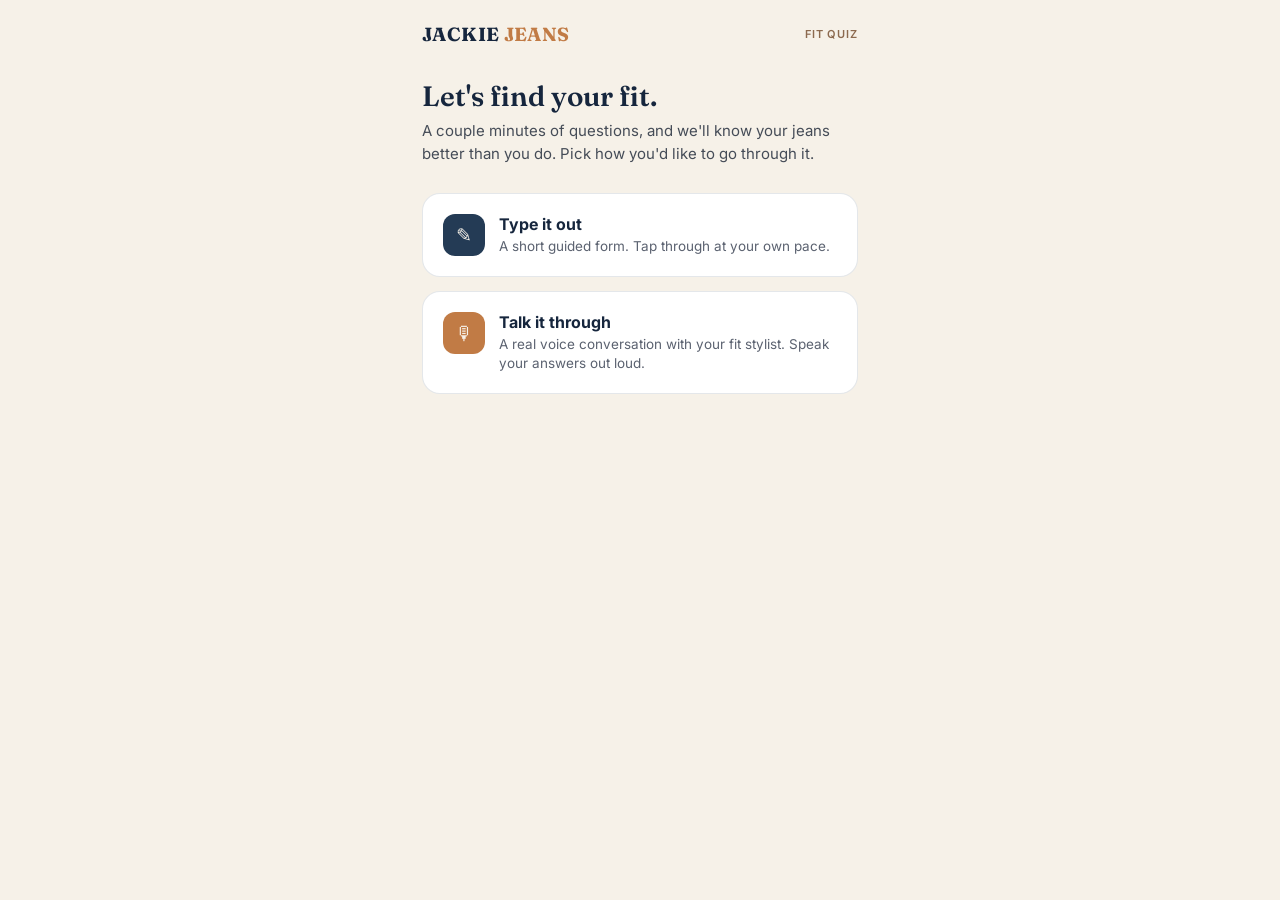
<file: index.html>
<!DOCTYPE html>
<html lang="en">
<head>
<meta charset="UTF-8" />
<meta name="viewport" content="width=device-width, initial-scale=1, viewport-fit=cover" />
<title>Jackie Jeans — Fit Quiz</title>
<link rel="preconnect" href="https://fonts.googleapis.com">
<link rel="preconnect" href="https://fonts.gstatic.com" crossorigin>
<link href="https://fonts.googleapis.com/css2?family=Fraunces:opsz,wght@9..144,400;9..144,500;9..144,600;9..144,700&family=Inter:wght@400;500;600;700&display=swap" rel="stylesheet">
<link rel="stylesheet" href="style.css">

</head>
<body>
<div class="app" id="app"></div>
<script src="script.js"></script>

</body>
</html>
</file>
<file: style.css>
:root{
    --indigo:#243B55;--indigo-deep:#16263D;--ecru:#F6F1E8;--ecru-soft:#EFE8DA;
    --brass:#C17B45;--brass-soft:#E7B98A;--ink:#1E2128;--thread:#8C6A4F;
    --ok:#5C8A6B;--err:#B5503F;--radius:18px;--shadow:0 12px 30px -12px rgba(22,38,61,0.35)
  }
  *{box-sizing:border-box}html,body{margin:0;padding:0}
  body{font-family:'Inter',system-ui,sans-serif;background:var(--ecru);color:var(--ink);min-height:100vh;-webkit-font-smoothing:antialiased}
  .app{max-width:480px;margin:0 auto;min-height:100vh;display:flex;flex-direction:column;position:relative;padding-bottom:env(safe-area-inset-bottom)}
  .topbar{display:flex;align-items:center;justify-content:space-between;padding:22px 22px 10px}
  .wordmark{font-family:'Fraunces',serif;font-weight:700;font-size:19px;letter-spacing:.02em;color:var(--indigo-deep)}
  .wordmark span{color:var(--brass)}.tag{font-size:11px;letter-spacing:.08em;text-transform:uppercase;color:var(--thread);font-weight:600}
  .stitch-wrap{padding:0 22px 6px}.stitch-track{position:relative;height:14px;border-top:2px dashed rgba(140,106,79,.45)}
  .stitch-needle{position:absolute;top:-7px;width:14px;height:14px;border-radius:50%;background:var(--brass);box-shadow:0 0 0 4px var(--ecru),0 4px 10px rgba(193,123,69,.5);transition:left .45s cubic-bezier(.4,0,.2,1)}
  .stitch-label{font-size:11px;color:var(--thread);font-weight:600;margin-top:6px;letter-spacing:.03em}
  .screen{flex:1;padding:18px 22px 28px;display:flex;flex-direction:column;animation:rise .35s ease}
  @keyframes rise{from{opacity:0;transform:translateY(8px)}to{opacity:1;transform:translateY(0)}}
  h1.display{font-family:'Fraunces',serif;font-weight:600;font-size:28px;line-height:1.15;color:var(--indigo-deep);margin:6px 0 8px}
  p.lede{font-size:15px;line-height:1.5;color:#454c57;margin:0 0 22px}.why{font-size:12.5px;color:var(--thread);margin-top:8px;font-style:italic}
  .choice-grid{display:flex;flex-direction:column;gap:14px;margin-top:6px}.choice-card{border:1.5px solid rgba(36,59,85,.12);background:#fff;border-radius:var(--radius);padding:20px;text-align:left;cursor:pointer;transition:transform .15s ease,box-shadow .15s ease,border-color .15s ease;display:flex;gap:14px;align-items:flex-start}
  .choice-card:hover{transform:translateY(-2px);box-shadow:var(--shadow);border-color:var(--brass-soft)}
  .choice-icon{width:42px;height:42px;border-radius:12px;flex:0 0 auto;display:flex;align-items:center;justify-content:center;background:var(--indigo);color:var(--ecru);font-size:19px}
  .choice-card.voice .choice-icon{background:var(--brass)}.choice-title{font-weight:700;font-size:16px;margin-bottom:3px;color:var(--indigo-deep)}.choice-desc{font-size:13.5px;color:#5b6270;line-height:1.4}
  .field{margin-bottom:20px}.field-label{font-weight:600;font-size:14.5px;margin-bottom:10px;color:var(--indigo-deep)}
  select.input,input.input{width:100%;padding:14px;border-radius:12px;border:1.5px solid rgba(36,59,85,.18);font-size:16px;background:#fff;color:var(--ink);font-family:inherit;appearance:none;-webkit-appearance:none}
  select.input:focus,input.input:focus{outline:2px solid var(--brass-soft);border-color:var(--brass)}
  .chip-grid{display:flex;flex-wrap:wrap;gap:10px}.chip{padding:11px 16px;border-radius:999px;border:1.5px solid rgba(36,59,85,.18);background:#fff;font-size:14px;font-weight:600;color:var(--indigo-deep);cursor:pointer;transition:all .15s ease;min-height:44px}
  .chip.selected{background:var(--indigo);color:#fff;border-color:var(--indigo)}.choice-row{display:flex;flex-direction:column;gap:10px}
  .choice-btn{text-align:left;padding:16px;border-radius:12px;border:1.5px solid rgba(36,59,85,.16);background:#fff;font-size:15px;font-weight:600;color:var(--indigo-deep);cursor:pointer;transition:all .15s ease;min-height:52px}
  .choice-btn.selected{background:var(--indigo);color:#fff;border-color:var(--indigo)}
  .skip-link{align-self:flex-start;margin-top:4px;font-size:13.5px;color:var(--thread);text-decoration:underline;cursor:pointer;background:none;border:none;padding:4px 0}
  .nav-row{margin-top:auto;display:flex;gap:10px;padding-top:18px}.btn{flex:1;padding:15px 18px;border-radius:14px;border:none;font-size:15.5px;font-weight:700;cursor:pointer;font-family:inherit;transition:all .15s ease;min-height:52px}
  .btn-primary{background:var(--indigo);color:#fff}.btn-primary:disabled{background:#cfd3da;cursor:not-allowed}.btn-primary:not(:disabled):active{transform:scale(.98)}
  .btn-ghost{background:transparent;color:var(--indigo);border:1.5px solid rgba(36,59,85,.2);flex:0 0 88px}.error-msg{color:var(--err);font-size:13px;margin-top:-10px;margin-bottom:14px;font-weight:600}
  .voice-stage{flex:1;display:flex;flex-direction:column;align-items:center;justify-content:center;text-align:center;padding:10px 8px}
  .orb{width:128px;height:128px;border-radius:50%;background:radial-gradient(circle at 35% 30%,var(--brass-soft),var(--indigo) 70%);display:flex;align-items:center;justify-content:center;box-shadow:0 18px 40px -10px rgba(36,59,85,.45);margin-bottom:26px;position:relative}
  .orb::after{content:'';position:absolute;inset:-10px;border-radius:50%;border:2px solid var(--brass-soft);opacity:0}.orb.listening::after{animation:pulse 1.4s ease-out infinite}.orb.speaking{animation:bob 1s ease-in-out infinite}
  @keyframes pulse{0%{opacity:.7;transform:scale(1)}100%{opacity:0;transform:scale(1.35)}}@keyframes bob{0%,100%{transform:scale(1)}50%{transform:scale(1.05)}}
  .orb-icon{font-size:42px;color:#fff}.voice-status{font-size:12.5px;letter-spacing:.06em;text-transform:uppercase;color:var(--thread);font-weight:700;margin-bottom:14px}
  .caption-card{background:#fff;border-radius:16px;padding:18px;width:100%;box-shadow:var(--shadow);min-height:78px;display:flex;flex-direction:column;gap:6px;text-align:left}
  .caption-ai{font-size:15.5px;color:var(--indigo-deep);font-weight:600;line-height:1.4}.caption-user{font-size:14px;color:var(--thread);font-style:italic;min-height:18px}
  .voice-controls{display:flex;gap:10px;margin-top:20px;width:100%}.icon-btn{flex:1;padding:13px;border-radius:12px;border:1.5px solid rgba(36,59,85,.18);background:#fff;font-size:13.5px;font-weight:700;color:var(--indigo);cursor:pointer;min-height:48px}
  .icon-btn.danger{color:var(--err);border-color:rgba(181,80,63,.35)}.fallback-chip-grid{display:flex;flex-wrap:wrap;gap:8px;margin-top:14px;width:100%}
  .dot-row{display:flex;gap:6px;justify-content:center;margin-top:18px}.dot{width:6px;height:6px;border-radius:50%;background:rgba(36,59,85,.18)}.dot.done{background:var(--brass)}.dot.active{background:var(--indigo)}
  .complete-wrap{flex:1;display:flex;flex-direction:column;justify-content:center;text-align:center}.stamp{width:64px;height:64px;border-radius:50%;background:var(--ok);color:#fff;display:flex;align-items:center;justify-content:center;font-size:28px;margin:0 auto 18px}
  .summary-card{background:#fff;border-radius:16px;padding:18px;text-align:left;margin:18px 0;box-shadow:var(--shadow);font-size:13.5px;line-height:1.7;color:#444b58}.summary-card b{color:var(--indigo-deep)}
  .redirect-note{font-size:12.5px;color:var(--thread);margin-top:14px}.unsupported{background:#fff;border-radius:14px;padding:16px;font-size:13.5px;color:var(--err);border:1.5px solid rgba(181,80,63,.3);margin-bottom:16px}
  ::selection{background:var(--brass-soft)}
  @media (prefers-reduced-motion:reduce){.orb.listening::after,.orb.speaking{animation:none}.screen{animation:none}}
</file>
